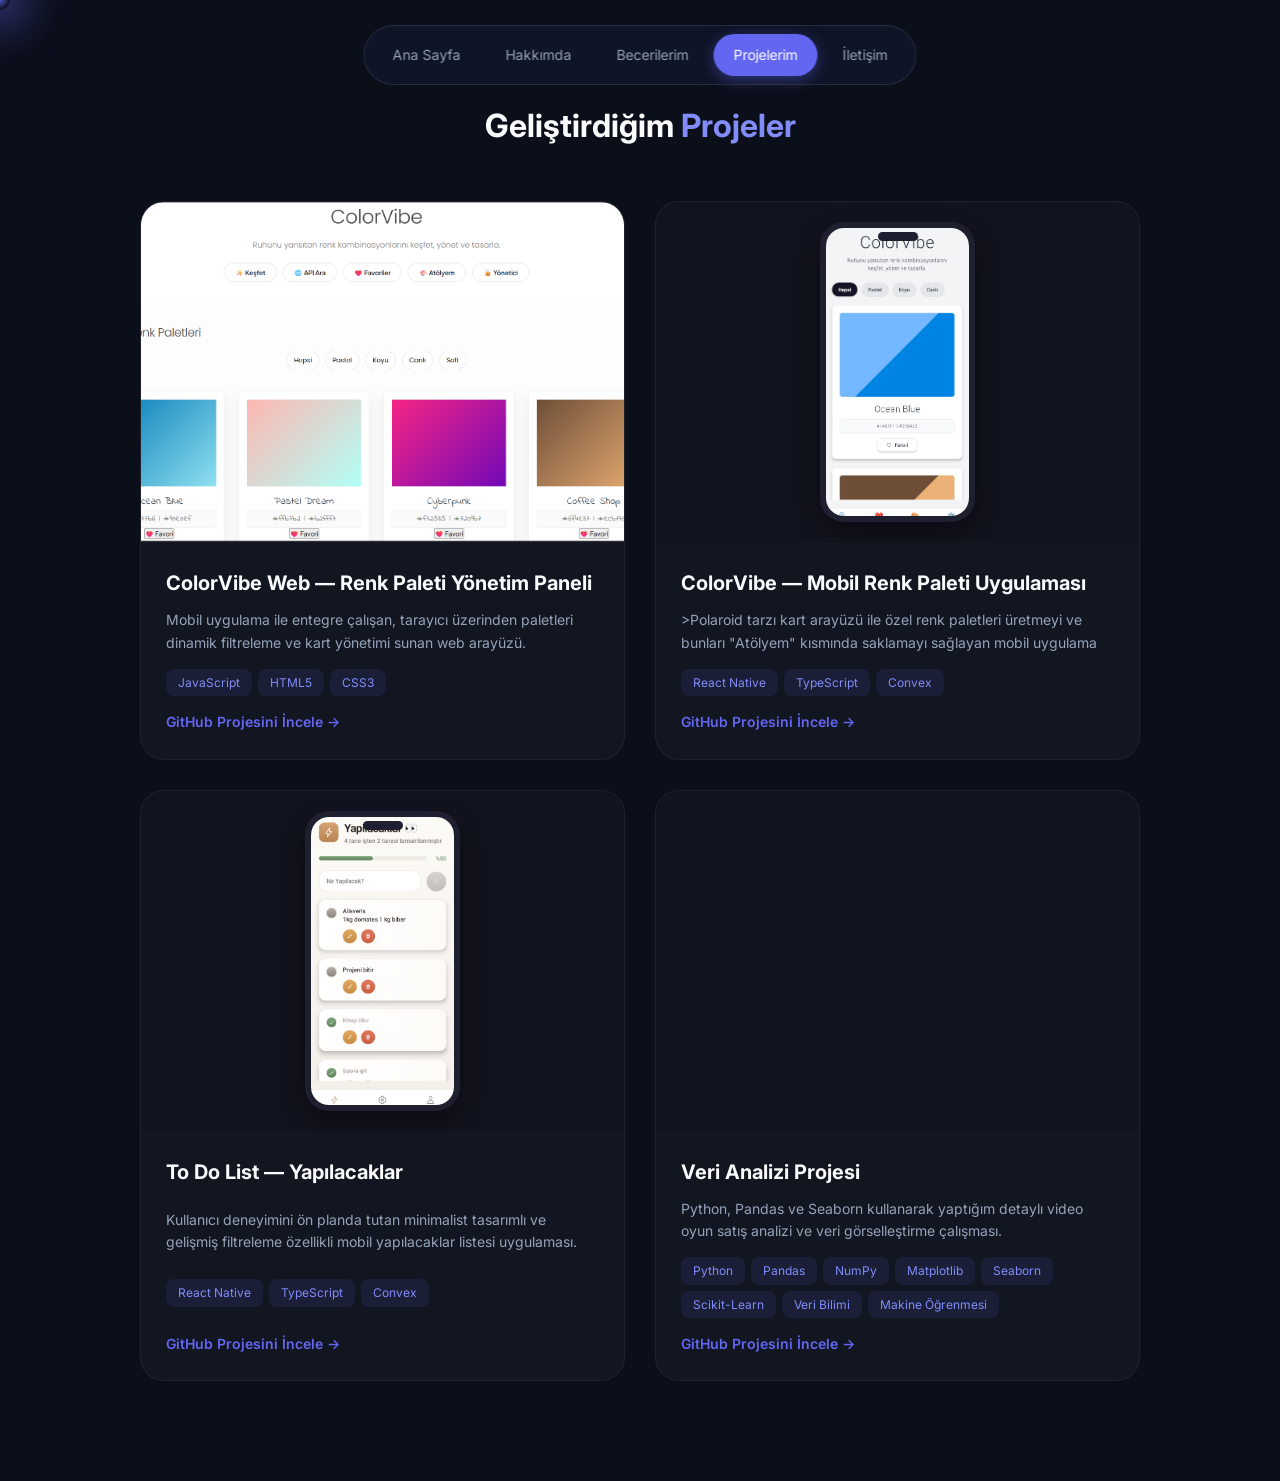
<file: projelerim.html>
<!DOCTYPE html>
<html lang="tr">

<head>
    <meta charset="UTF-8">
    <meta name="viewport" content="width=device-width, initial-scale=1.0">
    <title>Projelerim | Hatice Şen</title>
    <link rel="stylesheet" href="style.css">
    <link href="https://fonts.googleapis.com/css2?family=Inter:wght@400;600;800&display=swap" rel="stylesheet">
</head>

<body>
    <div class="cursor"></div>


    <nav class="ust-menu">
        <a href="index.html">Ana Sayfa</a>
        <a href="index.html#hakkimda">Hakkımda</a>
        <a href="index.html#yetenekler">Becerilerim</a>
        <a class="aktif-sayfa" href="projelerim.html">Projelerim</a>
        <a href="index.html#iletisim">İletişim</a>
    </nav>

<section class="sayfa-parcasi fade-in">
        <h2 class="baslik">Geliştirdiğim <span class="renkli-yazi">Projeler</span></h2>
        <div class="proje-listesi">

                    <div class="proje-ogesi fade-in">
                        <div class="proje-fotografi">
                            <div class="web-preview">
                                <img src="images/colorvibe2.png" alt="ColorVibe Web">
                            </div>
                        </div>
                    
                        <div class="proje-icerik">
                            <h3>ColorVibe Web — Renk Paleti Yönetim Paneli</h3>
                            <p>Mobil uygulama ile entegre çalışan, tarayıcı üzerinden paletleri dinamik filtreleme ve kart yönetimi sunan
                                web arayüzü.</p>
                            <div class="proje-etiketleri" style="margin-bottom: 15px;">
                                <span>JavaScript</span><span>HTML5</span><span>CSS3</span>
                            </div>
                            <a href="https://github.com/hatice-sen/ColorVibe-Dijital-Renk-Paleti" target="_blank"
                                style="color: #6366f1; text-decoration: none; font-size: 14px; font-weight: 600;">
                                GitHub Projesini İncele →
                            </a>
                        </div>
                    </div>

       <div class="proje-ogesi fade-in">
            <div class="proje-fotografi">
                <div class="phone-mockup">
                    <img src="images/v1.png" alt="ColorVibe Mobile">
                </div>
            </div>
            <div class="proje-icerik">
                <h3>ColorVibe — Mobil Renk Paleti Uygulaması</h3>
                <p>>Polaroid tarzı kart arayüzü ile özel renk paletleri üretmeyi ve bunları "Atölyem" kısmında
                saklamayı sağlayan mobil uygulama</p>
                <div class="proje-etiketleri" style="margin-bottom: 15px;">
                    <span>React Native</span><span>TypeScript</span><span>Convex</span>
                </div>
                <a href="https://github.com/hatice-sen/ColorVibe-Mobil-Renk-Atolyesi" target="_blank"
                    style="color: #6366f1; text-decoration: none; font-size: 14px; font-weight: 600;">GitHub Projesini İncele
                    →</a>
            </div>
        </div>

         <div class="proje-ogesi fade-in">
            <div class="proje-fotografi">
                <div class="phone-mockup">
                    <img src="images/yapilacaklar.png" alt="To Do List">
                </div>
            </div>
            <div class="proje-icerik">
                <h3>To Do List — Yapılacaklar</h3>
                <p>Kullanıcı deneyimini ön planda tutan minimalist tasarımlı ve gelişmiş filtreleme özellikli mobil yapılacaklar
                    listesi uygulaması.</p>
                <div class="proje-etiketleri" style="margin-bottom: 15px;">
                    <span>React Native</span><span>TypeScript</span><span>Convex</span>
                </div>
                <a href="https://github.com/hatice-sen/To-Do-List" target="_blank"
                    style="color: #6366f1; text-decoration: none; font-size: 14px; font-weight: 600;">GitHub Projesini İncele
                    →</a>
            </div>
        </div>



            <div class="proje-ogesi fade-in">
                <div class="proje-fotografi"></div>
                <div class="proje-icerik">
                    <h3>Veri Analizi Projesi</h3>
                    <p>Python, Pandas ve Seaborn kullanarak yaptığım detaylı video oyun satış analizi ve veri
                        görselleştirme çalışması.</p>
                    <div class="proje-etiketleri" style="margin-bottom: 15px;">
                        <span>Python</span><span>Pandas</span><span>NumPy</span><span>Matplotlib</span><span>Seaborn</span><span>Scikit-Learn</span><span>Veri
                            Bilimi</span><span>Makine Öğrenmesi</span>
                    </div>
                    <a href="https://github.com/hatice-sen/Video-Oyunlari-Satis-Analizi" target="_blank"
                        style="color: #6366f1; text-decoration: none; font-size: 14px; font-weight: 600;">GitHub
                        Projesini İncele →</a>
                </div>
            </div>

        </div>
    </section>

<script>

    const cursor = document.querySelector('.cursor');
    document.addEventListener('mousemove', (e) => {
        if (cursor) cursor.style.transform = `translate(${e.clientX}px, ${e.clientY}px)`;
    });

    const observer = new IntersectionObserver((entries) => {

            entries.forEach(entry => {

                if (entry.isIntersecting) {
                    entry.target.classList.add('active');
                }

            });

        }, {
            threshold: 0.1,
            rootMargin: "0px 0px -100px 0px"
        });

    function initScrollAnimations() {

        document.querySelectorAll('.fade-in').forEach(el => {
            observer.observe(el);
        });

    }

    window.addEventListener('load', initScrollAnimations);
    const iconBoxes = document.querySelectorAll('.ikon-kutusu');

        const iconObserver = new IntersectionObserver((entries) => {

            entries.forEach(entry => {

                if (entry.isIntersecting) {

                    iconBoxes.forEach((box, index) => {

                        setTimeout(() => {
                            box.classList.add('active');
                        }, index * 120);

                    });

                }

            });

        }, {
            threshold: 0.2
        });

        document.querySelectorAll('.ikon-listesi').forEach(section => {
            iconObserver.observe(section);
        });
</script>
</body>
</html>
</file>
<file: style.css>
html {
  scroll-behavior: smooth;
}
* {
  margin: 0;
  padding: 0;
  box-sizing: border-box;
  font-family: 'Inter', sans-serif;
}

body {
  background-color: #0b0f1a;
  color: #f8fafc;
  line-height: 1.6;
  scroll-behavior: smooth;
  cursor: none !important;
}

* {
  cursor: none !important;
}

.cursor {
  width: 20px;
  height: 20px;
  background: radial-gradient(circle, rgba(99, 102, 241, 0.8) 0%, rgba(99, 102, 241, 0) 70%);
  border-radius: 50%;
  position: fixed;
  pointer-events: none;
  z-index: 999999;
  box-shadow: 0 0 40px 20px rgba(99, 102, 241, 0.4);
  transition: transform 0.1s ease-out, box-shadow 0.3s ease;
  margin-left: -10px;
  margin-top: -10px;
}

.cursor-dot {
  display: none;
}

.fade-in {
  opacity: 0;
  transform: translateY(80px) scale(0.96);

  transition:
    opacity 1s ease,
    transform 1s cubic-bezier(0.16, 1, 0.3, 1);
}

.fade-in.active {
  opacity: 1;
  transform: translateY(0) scale(1);
}
.sayfa-parcasi {
  padding-top: 140px;
}
.proje-ogesi,
.ikon-kutusu {
  transition: all 0.4s ease !important;
}

.proje-ogesi:hover,
.ikon-kutusu:hover {
  transform: translateY(-10px) scale(1.02);
  border-color: #6366f1;
  box-shadow: 0 15px 30px rgba(99, 102, 241, 0.2);
}

.ust-menu {
  position: fixed;
  top: 25px;
  left: 50%;
  transform: translateX(-50%);
  z-index: 1000;
  display: flex;
  gap: 5px;
  padding: 8px;
  background: rgba(15, 23, 42, 0.8);
  border: 1px solid rgba(255, 255, 255, 0.1);
  border-radius: 40px;
  backdrop-filter: blur(10px);
}

.ust-menu a {
  text-decoration: none;
  color: #94a3b8;
  padding: 10px 20px;
  border-radius: 30px;
  font-size: 14px;
  transition: 0.3s;
}

.ust-menu a:hover,
.ust-menu a.aktif-sayfa {
  background-color: #6366f1;
  color: white;
  box-shadow: 0 4px 15px rgba(99, 102, 241, 0.4);
}


.giris-bolumu {
  min-height: 100vh;
  display: flex;
  align-items: center;
  justify-content: center;
  background: radial-gradient(circle at 10% 20%, rgba(99, 102, 241, 0.15) 0%, transparent 50%);
  padding: 80px 0 40px 0;
}

.giris-icerik {
  display: grid;
  grid-template-columns: 1fr 1fr;
  max-width: 1100px;
  width: 100%;
  gap: 40px;
  padding: 0 20px;
}

.etiket {
  background-color: rgba(99, 102, 241, 0.1);
  color: #6366f1;
  padding: 6px 16px;
  border-radius: 20px;
  font-size: 13px;
  font-weight: 600;
  border: 1px solid rgba(99, 102, 241, 0.2);
  display: inline-block;
}

.sol-taraf h1 {
  font-size: 50px;
  line-height: 1.1;
  margin: 20px 0;
  font-weight: 800;
}

.renkli-yazi {
  color: #818cf8;
}

.sol-taraf p {
  color: #94a3b8;
  font-size: 17px;
  margin-bottom: 30px;
}


.butonlar {
  display: flex;
  flex-wrap: wrap;
  gap: 15px;
  margin-bottom: 25px;
}

.ana-buton {
  background: linear-gradient(135deg, #6366f1 0%, #a855f7 100%);
  color: white;
  padding: 14px 32px;
  border-radius: 12px;
  text-decoration: none;
  font-weight: 600;
  transition: 0.3s;
  display: inline-block;
}

.ana-buton:hover {
  transform: translateY(-5px);
  box-shadow: 0 10px 20px rgba(99, 102, 241, 0.4);
}

.yan-buton {
  border: 1px solid rgba(255, 255, 255, 0.1);
  color: white;
  padding: 14px 32px;
  border-radius: 12px;
  text-decoration: none;
  transition: 0.3s;
}

.yan-buton:hover {
  background-color: rgba(255, 255, 255, 0.05);
  transform: translateY(-3px);
}


.cv-alani {
  margin-top: 20px;
}

.kucuk-baslik {
  font-size: 14px;
  color: #94a3b8;
  margin-bottom: 8px;
}

.cv-buton,
.linkedin-buton {
  text-decoration: none;
  color: #f8fafc;
  background-color: rgba(255, 255, 255, 0.05);
  border: 1px solid rgba(255, 255, 255, 0.1);
  padding: 8px 16px;
  border-radius: 8px;
  font-size: 13px;
  margin-right: 8px;
  margin-bottom: 8px;
  transition: 0.3s;
  display: inline-block;
}

.cv-buton:hover {
  background-color: #6366f1;
  border-color: #6366f1;
  transform: translateY(-3px);
}

.linkedin-buton:hover {
  background-color: #0077b5;
  border-color: #0077b5;
  transform: translateY(-3px);
}


.kisisel-kart {
  background-color: rgba(255, 255, 255, 0.03);
  border: 1px solid rgba(255, 255, 255, 0.08);
  height: 350px;
  border-radius: 30px;
  display: flex;
  flex-direction: column;
  align-items: center;
  justify-content: center;
  position: relative;
  overflow: hidden;
  text-align: center;
  width: 100%;
}

.kisisel-kart::before {
  content: '';
  position: absolute;
  width: 150px;
  height: 150px;
  background-color: #6366f1;
  filter: blur(80px);
  opacity: 0.3;
}

.kisisel-kart h2 {
  font-size: 32px;
  z-index: 1;
}

.kisisel-kart p {
  color: #94a3b8;
  z-index: 1;
}


.sayfa-parcasi {
  padding: 100px 5%;
}

.kucuk-kapsayici {
  max-width: 800px;
  margin: 0 auto;
}

.baslik {
  font-size: 32px;
  text-align: center;
  margin-bottom: 50px;
  font-weight: 700;
}

.bilgi-kutusu {
  background-color: rgba(255, 255, 255, 0.03);
  padding: 45px;
  border-radius: 24px;
  border: 1px solid rgba(255, 255, 255, 0.05);
  color: #cbd5e1;
}


.ikon-listesi {
  display: grid;
  grid-template-columns: 1fr 1fr 1fr;
  gap: 20px;
  max-width: 900px;
  margin: 0 auto;
}

.ikon-kutusu {
  background: rgba(255, 255, 255, 0.04);
  border: 1px solid rgba(255, 255, 255, 0.08);
  padding: 25px;
  border-radius: 24px;
  text-align: center;
  position: relative;
  overflow: hidden;

  opacity: 0;
  transform: translateY(60px);

  transition: all 0.7s ease;
}

.ikon-kutusu.active {
  opacity: 1;
  transform: translateY(0);
}
.ikon-kutusu:hover {
  transform: translateY(-10px) scale(1.05);

  border-color: #818cf8;

  box-shadow:
    0 0 20px rgba(99, 102, 241, 0.5),
    0 0 50px rgba(99, 102, 241, 0.3);
}
.ikon-kutusu::before {
  content: "";
  position: absolute;
  inset: 0;

  background: linear-gradient(135deg,
      rgba(99, 102, 241, 0.2),
      transparent);

  opacity: 0;
  transition: 0.5s;
}

.ikon-kutusu:hover::before {
  opacity: 1;
}

.ikon-kutusu img {
  width: 60px;
  margin-bottom: 10px;

  animation: floatIcon 4s ease-in-out infinite;
}

@keyframes floatIcon {
  0% {
    transform: translateY(0px);
  }

  50% {
    transform: translateY(-8px);
  }

  100% {
    transform: translateY(0px);
  }
}

.proje-listesi {
  display: grid;
  grid-template-columns: 1fr 1fr;
  gap: 30px;
  max-width: 1000px;
  margin: 0 auto;
}

.proje-ogesi {
  background-color: rgba(255, 255, 255, 0.03);
  border: 1px solid rgba(255, 255, 255, 0.05);
  border-radius: 24px;
  overflow: hidden;
  transition: 0.4s;
  display: flex;
  flex-direction: column;
}

.proje-ogesi:hover {
  transform: translateY(-10px);
  border-color: #6366f1;
}


.proje-fotografi {
  width: 100%;
  height: 340px;
  background-color: #11131e;
  overflow: hidden;
  display: flex;
  justify-content: center;
  align-items: center;
}

.phone-mockup {
  width: 155px;
  height: 300px;
  border: 6px solid #1e2030;
  border-radius: 24px;
  overflow: hidden;
  box-shadow: 0 10px 25px rgba(0, 0, 0, 0.4);
  position: relative;
  background-color: #000;
}

.phone-mockup img {
  width: 100%;
  height: 100%;
  object-fit: cover;
  display: block;
}

.phone-mockup::before {
  content: "";
  position: absolute;
  top: 4px;
  left: 50%;
  transform: translateX(-50%);
  width: 40px;
  height: 9px;
  background-color: #1e2030;
  border-radius: 10px;
  z-index: 10;
}


.web-preview {
  width: 100%;
  height: 100%;
  display: block;
}

.web-preview img {
  width: 100%;
  height: 100%;
  object-fit: cover;
  object-position: center top;
}

.proje-icerik {
  padding: 25px;
  flex-grow: 1;
  display: flex;
  flex-direction: column;
  justify-content: space-between;
}

.proje-icerik h3 {
  font-size: 20px;
  margin-bottom: 10px;
}

.proje-icerik p {
  color: #94a3b8;
  font-size: 14px;
  margin-bottom: 15px;
}

.proje-etiketleri {
  display: flex;
  flex-wrap: wrap;
  gap: 6px;
}

.proje-etiketleri span {
  background-color: rgba(99, 102, 241, 0.1);
  color: #818cf8;
  padding: 4px 12px;
  border-radius: 8px;
  font-size: 12px;
}


.orta-hizala {
  text-align: center;
}

.e-posta-link {
  font-size: 26px;
  color: #6366f1;
  text-decoration: none;
  font-weight: 700;
  margin-top: 25px;
  display: inline-block;
}

@media(max-width: 768px) {

  .giris-icerik,
  .proje-listesi,
  .ikon-listesi {
    grid-template-columns: 1fr;
  }

  .giris-icerik {
    text-align: center;
    gap: 20px;
  }

  .sol-taraf h1 {
    font-size: 36px;
  }

  .butonlar {
    justify-content: center;
  }

  .ust-menu {
    display: none;
  }

  .proje-ogesi {
    max-width: 400px;
    margin: 0 auto;
  }


  .proje-ogesi:has(.phone-mockup) .proje-fotografi {
    height: 280px;
  }

  .phone-mockup {
    width: 130px;
    height: 250px;
    border-width: 5px;
  }


  .proje-ogesi:has(.web-preview) .proje-fotografi {
    height: 200px;
  }

  .bilgi-kutusu {
    padding: 25px;
  }

  .ikon-listesi {
    grid-template-columns: 1fr 1fr;
    gap: 15px;
  }
}


@media(max-width: 380px) {
  .ikon-listesi {
    grid-template-columns: 1fr;
  }

  .e-posta-link {
    font-size: 20px;
  }
}
</file>
